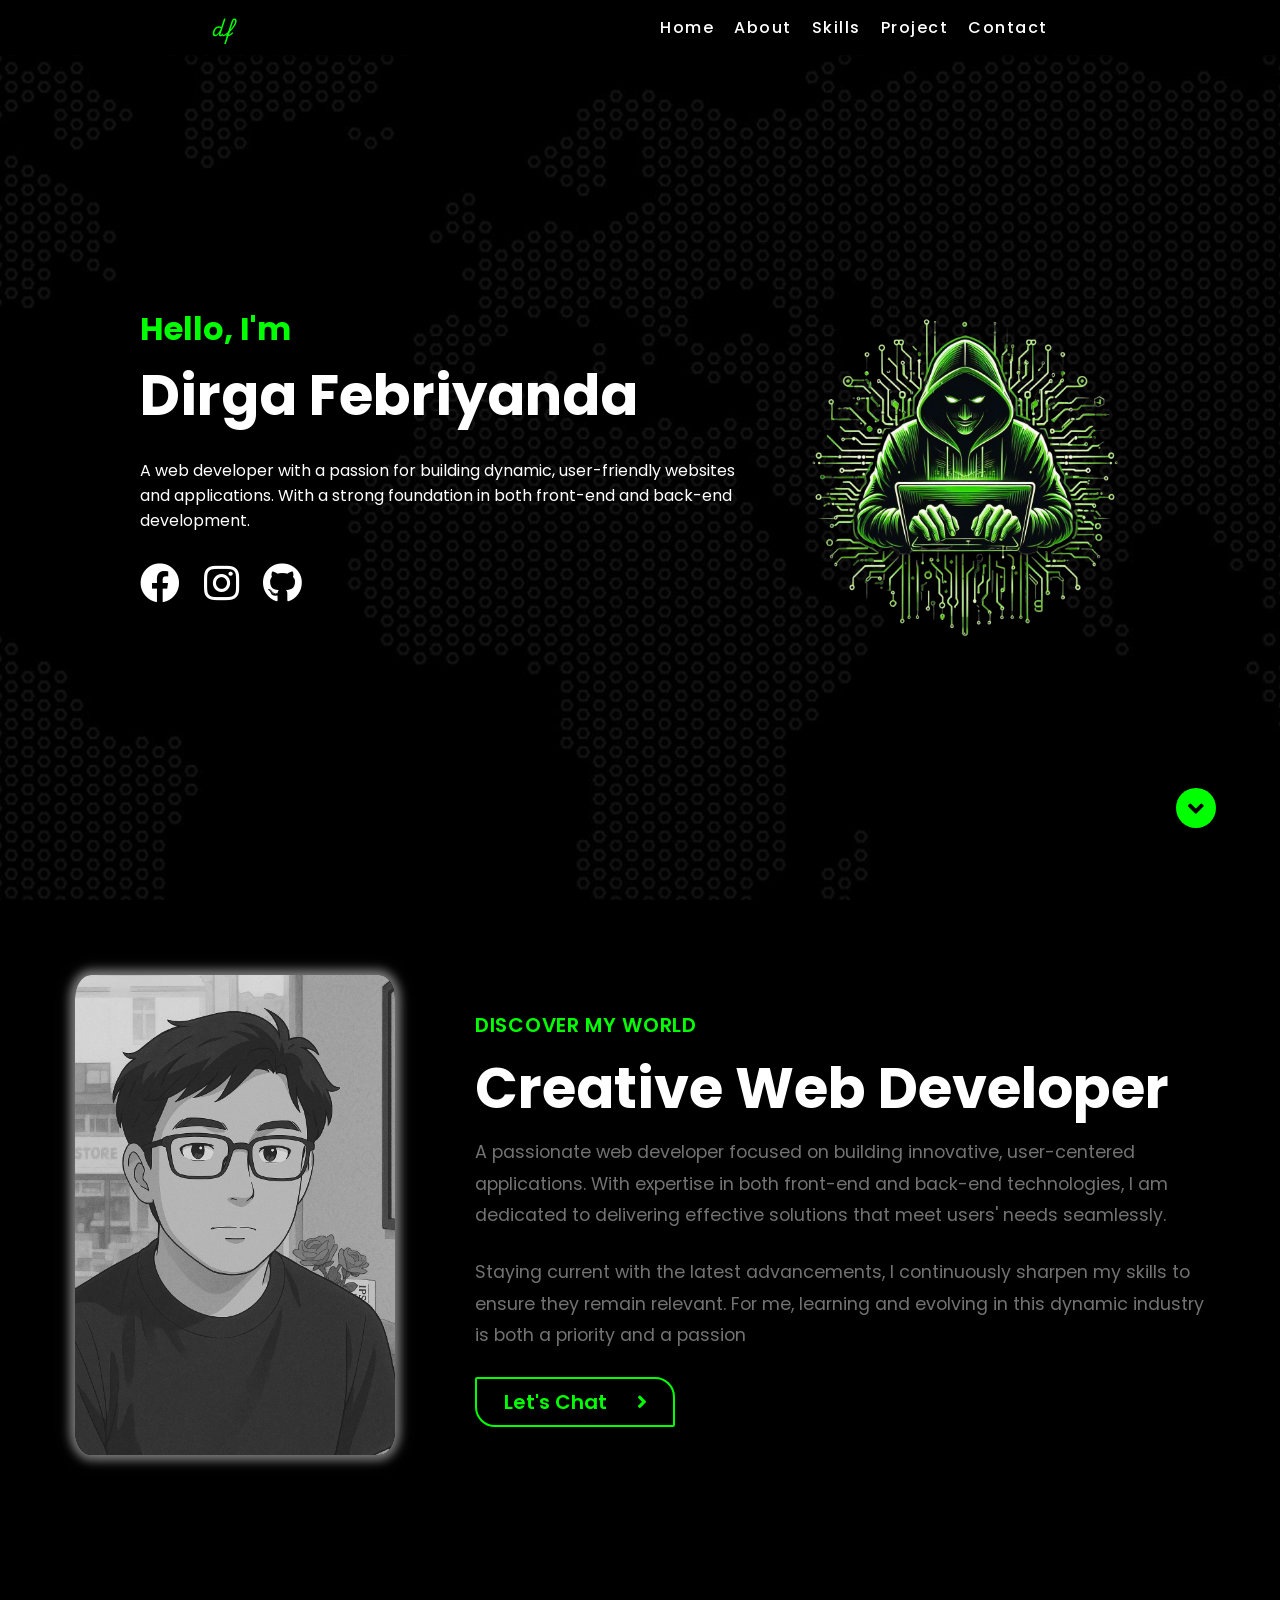
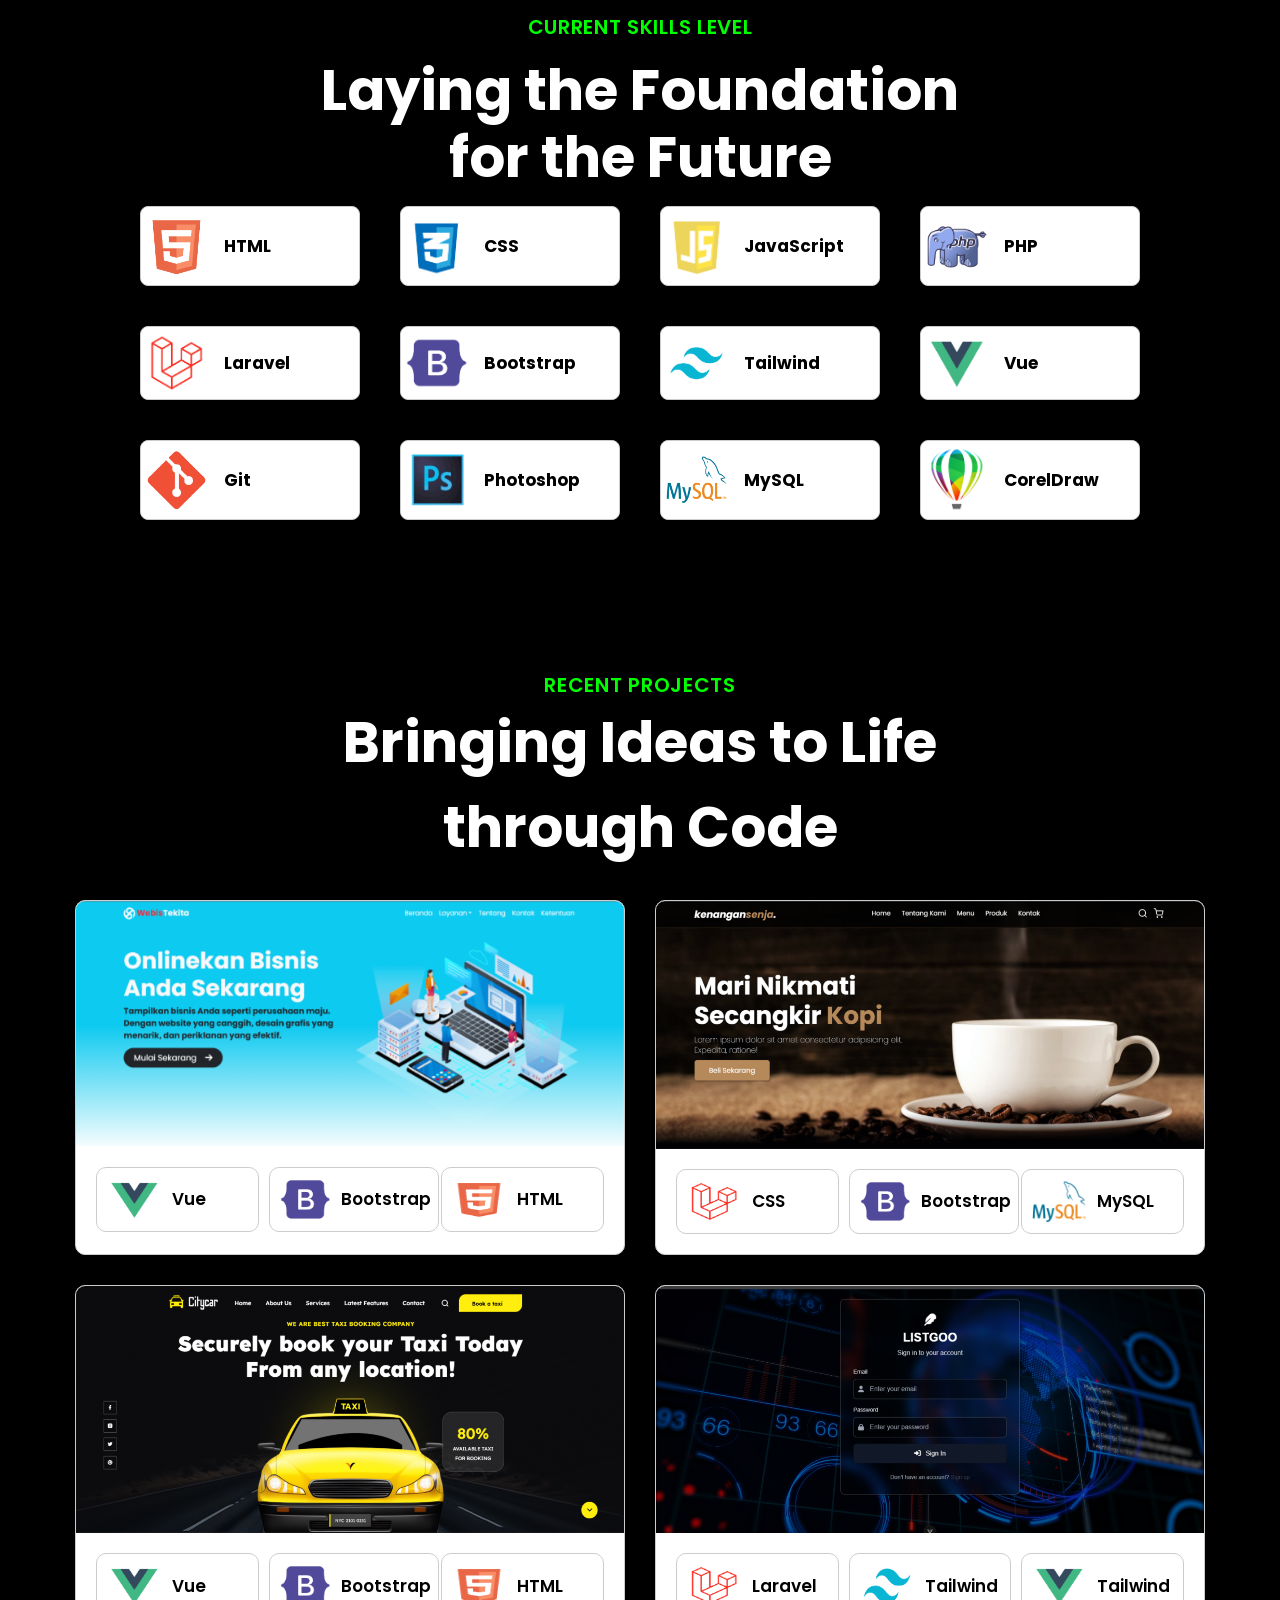
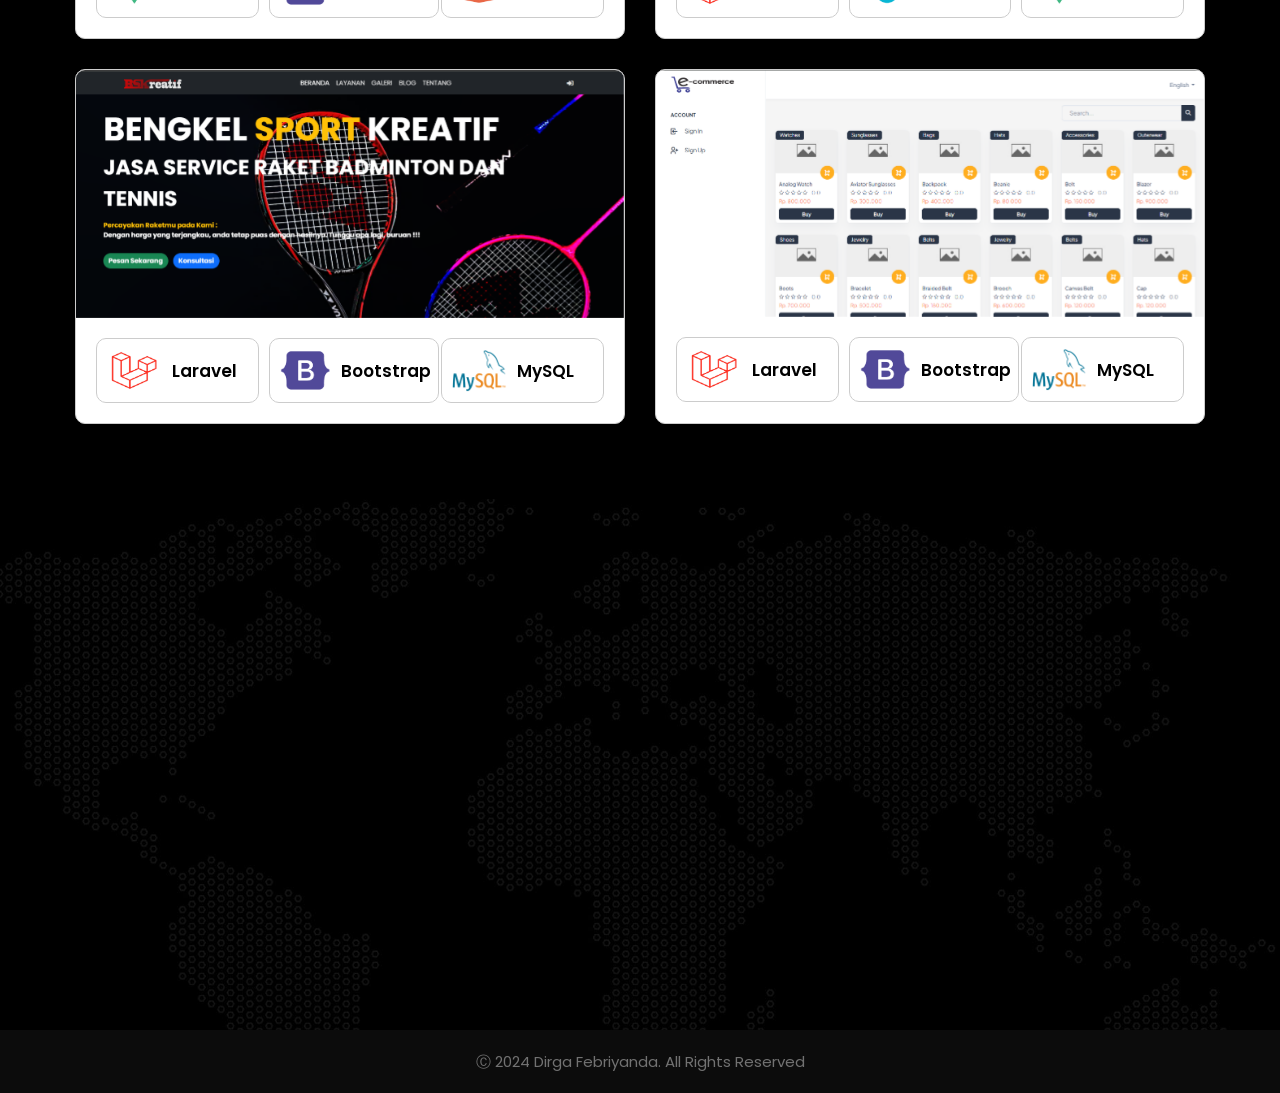
<file: index.html>
<!DOCTYPE html>
<html lang="en">
  <head>
    <meta charset="UTF-8" />
    <meta
      name="google-site-verification"
      content="cxWecpb7HMHN7zcI5NgiFEyb_7zMbKMiqfat6174_l4"
    />
    <meta name="viewport" content="width=device-width, initial-scale=1.0" />
    <title>Dirga Febriyanda - Web Developer</title>

    <!-- Meta Description -->
    <meta
      name="description"
      content="Dirga Febriyanda is a passionate web developer specializing in creating innovative, user-centered applications using the latest technologies. Contact for web development projects and collaborations."
    />

    <!-- Meta Keywords -->
    <meta
      name="keywords"
      content="web developer, front-end development, back-end development, web design, Dirga Febriyanda, full-stack developer, creative web solutions, innovative web applications"
    />

    <!-- Meta Author -->
    <meta name="author" content="Dirga Febriyanda" />

    <!-- Open Graph Meta Tags for Social Media -->
    <meta property="og:title" content="Dirga Febriyanda - Web Developer" />
    <meta
      property="og:description"
      content="Discover the portfolio and services of Dirga Febriyanda, a creative web developer specializing in user-friendly, innovative web applications."
    />
    <meta
      property="og:image"
      content="https://dirgafebriyanda.github.io/assets/img/homea.png"
    />
    <meta property="og:url" content="https://dirgafebriyanda.github.io/" />

    <!-- Twitter Card Meta Tags -->
    <meta name="twitter:card" content="summary_large_image" />
    <meta name="twitter:title" content="Dirga Febriyanda - Web Developer" />
    <meta
      name="twitter:description"
      content="Explore the work of Dirga Febriyanda, a creative web developer offering cutting-edge web development services."
    />
    <meta
      name="twitter:image"
      content="https://dirgafebriyanda.github.io/assets/img/homea.png"
    />
    <link rel="icon" href="assets/img/homea.png" type="image/x-icon" />
    <link rel="shortcut icon" href="assets/img/homea.png" type="image/x-icon" />
    <!-- My Own CSS -->
    <link rel="stylesheet" href="assets/css/style.css" />

    <!-- Swiper CSS -->
    <link
      rel="stylesheet"
      href="https://cdn.jsdelivr.net/npm/swiper@11/swiper-bundle.min.css"
    />

    <!-- AOS CSS -->
    <link rel="stylesheet" href="https://unpkg.com/aos@next/dist/aos.css" />

    <!-- Google Fonts -->
    <link rel="preconnect" href="https://fonts.googleapis.com" />
    <link rel="preconnect" href="https://fonts.gstatic.com" crossorigin />
    <link
      href="https://fonts.googleapis.com/css2?family=Poppins:ital,wght@0,100;0,200;0,300;0,400;0,500;0,600;0,700;0,800;0,900;1,100;1,200;1,300;1,400;1,500;1,600;1,700;1,800;1,900&display=swap"
      rel="stylesheet"
    />

    <!-- Google Fonts -->
    <link rel="preconnect" href="https://fonts.googleapis.com" />
    <link rel="preconnect" href="https://fonts.gstatic.com" crossorigin />
    <link
      href="https://fonts.googleapis.com/css2?family=Playwrite+DE+LA:wght@100..400&display=swap"
      rel="stylesheet"
    />

    <!-- Font Awesome 5.15.4 -->
    <link
      rel="stylesheet"
      href="https://cdnjs.cloudflare.com/ajax/libs/font-awesome/5.15.4/css/all.min.css"
      crossorigin="anonymous"
      referrerpolicy="no-referrer"
    />
  </head>

  <body>
    <header>
      <nav class="navbar">
        <h3 class="navbar-logo">
          <a href="#" translate="no">df</a>
        </h3>
        <div class="navbar-toggle">
          <span></span>
          <span></span>
          <span></span>
        </div>
        <ul class="navbar-list">
          <li><a href="#home" translate="no">Home</a></li>
          <li><a href="#about" translate="no">About</a></li>
          <li><a href="#skills" translate="no">Skills</a></li>
          <li><a href="#project" translate="no">Project</a></li>
          <li><a href="#contact" translate="no">Contact</a></li>
        </ul>
      </nav>
    </header>

    <main>
      <!-- home -->
      <section class="home" id="home" style="overflow: hidden">
        <div class="h-caption" data-aos="zoom-out">
          <h4>Hello, I'm</h4>
          <h2>Dirga Febriyanda</h2>
          <p>
            A web developer with a passion for building dynamic, user-friendly
            websites and applications. With a strong foundation in both
            front-end and back-end development.
          </p>
          <!-- <a href="#" class="h-btn"
            >Let's Chat <i class="fas fa-angle-right"></i
          ></a> -->

          <a
            href="https://www.facebook.com/dirga.febriyanda"
            target="_blank"
            class="h-social-media"
          >
            <i class="fab fa-facebook"></i>
          </a>
          <a
            href="https://www.instagram.com/dirgafebriyanda"
            target="_blank"
            class="h-social-media"
          >
            <i class="fab fa-instagram"></i>
          </a>
          <a
            href="https://github.com/dirgafebriyanda"
            target="_blank"
            class="h-social-media"
          >
            <i class="fab fa-github"></i>
          </a>
          <!-- <a
            href="assets/CV Dirga Febriyanda.pdf"
            class="h-social-media"
            onclick="return confirmDownload(event)"
          >
            <i class="fas fa-download"></i>
          </a> -->
        </div>
        <div class="j-img" data-aos="zoom-out">
          <img
            loading="lazy"
            src="assets/img/homea.png"
            alt="Dirga Febriyanda"
          />
        </div>
        <div class="arrow">
          <a href="#about"><i class="fas fa-angle-down"></i></a>
        </div>
      </section>

      <!-- about -->
      <section class="about" id="about" style="overflow: hidden">
        <div class="about-img" data-aos="flip-left">
          <img
            loading="lazy"
            src="assets/img/art1.png"
            alt="Dirga Febriyanda"
          />
        </div>
        <div class="about-text" data-aos="fade-left">
          <h4>Discover My World</h4>
          <h2 class="description">Creative Web Developer</h2>
          <p>
            A passionate web developer focused on building innovative,
            user-centered applications. With expertise in both front-end and
            back-end technologies, I am dedicated to delivering effective
            solutions that meet users' needs seamlessly.
          </p>
          <p>
            Staying current with the latest advancements, I continuously sharpen
            my skills to ensure they remain relevant. For me, learning and
            evolving in this dynamic industry is both a priority and a passion
          </p>
          <a href="https://wa.me/6282281170130" class="btn-about"
            >Let's Chat <i class="fas fa-angle-right"></i
          ></a>
        </div>
      </section>

      <!-- skills -->
      <section class="skills" id="skills" style="overflow: hidden">
        <div class="s-text" data-aos="zoom-out">
          <h4>Current Skills Level</h4>
          <h2>Laying the Foundation <br />for the Future</h2>
        </div>
        <div class="skill-set">
          <div class="skill-item" data-aos="fade-up" data-aos-delay="100">
            <img
              loading="lazy"
              src="assets/img/logo/html-logo.png"
              alt="HTML"
            />
            <span class="skill-level" translate="no">HTML</span>
          </div>
          <div class="skill-item" data-aos="fade-up" data-aos-delay="100">
            <img loading="lazy" src="assets/img/logo/css-logo.png" alt="CSS" />
            <span class="skill-level" translate="no">CSS</span>
          </div>
          <div class="skill-item" data-aos="fade-up" data-aos-delay="100">
            <img
              loading="lazy"
              src="assets/img/logo/js-logo.png"
              alt="JavaScript"
            />
            <span class="skill-level" translate="no">JavaScript</span>
          </div>
          <div class="skill-item" data-aos="fade-up" data-aos-delay="100">
            <img loading="lazy" src="assets/img/logo/php-logo.png" alt="PHP" />
            <span class="skill-level" translate="no">PHP</span>
          </div>
          <div class="skill-item" data-aos="fade-up" data-aos-delay="200">
            <img
              loading="lazy"
              src="assets/img/logo/laravel-logo.png"
              alt="Laravel"
            />
            <span class="skill-level" translate="no">Laravel</span>
          </div>
          <div class="skill-item" data-aos="fade-up" data-aos-delay="200">
            <img
              loading="lazy"
              src="assets/img/logo/bootstrap-logo.png"
              alt="Bootstrap"
            />
            <span class="skill-level" translate="no">Bootstrap</span>
          </div>
          <div class="skill-item" data-aos="fade-up" data-aos-delay="200">
            <img
              loading="lazy"
              src="assets/img/logo/tailwind-logo.png"
              alt="Tailwind CSS"
            />
            <span class="skill-level" translate="no">Tailwind </span>
          </div>
          <div class="skill-item" data-aos="fade-up" data-aos-delay="200">
            <img
              loading="lazy"
              src="assets/img/logo/vue-logo.png"
              alt="Vue.js"
            />
            <span class="skill-level" translate="no">Vue </span>
          </div>
          <div class="skill-item" data-aos="fade-up" data-aos-delay="300">
            <img loading="lazy" src="assets/img/logo/git-logo.png" alt="Git" />
            <span class="skill-level" translate="no">Git</span>
          </div>
          <div class="skill-item" data-aos="fade-up" data-aos-delay="300">
            <img
              loading="lazy"
              src="assets/img/logo/photoshop-logo.png"
              alt="Photoshop"
            />
            <span class="skill-level" translate="no">Photoshop</span>
          </div>
          <div class="skill-item" data-aos="fade-up" data-aos-delay="300">
            <img
              loading="lazy"
              src="assets/img/logo/mysql-logo.png"
              alt="Figma"
            />
            <span class="skill-level" translate="no">MySQL</span>
          </div>
          <div class="skill-item" data-aos="fade-up" data-aos-delay="300">
            <img
              loading="lazy"
              src="assets/img/logo/coreldraw-logo.png"
              alt="CorelDRAW"
            />
            <span class="skill-level" translate="no">CorelDraw </span>
          </div>
        </div>
      </section>

      <!-- project -->
      <section class="project" id="project" style="overflow: hidden">
        <div class="p-text" data-aos="zoom-out">
          <h4>Recent Projects</h4>
          <h2>
            Bringing Ideas to Life <br />
            through Code
          </h2>
          <div class="project-set">
            <!-- webistekita.my.id -->
            <a
              href="https://webistekita.my.id"
              class="project-item"
              data-aos="fade-left"
            >
              <!-- Swiper pertama -->
              <div class="swiper mySwiper1">
                <div class="swiper-wrapper">
                  <img
                    loading="lazy"
                    class="swiper-slide"
                    src="assets/img/project/l1.png"
                    alt="img 1"
                  />
                  <img
                    loading="lazy"
                    class="swiper-slide"
                    src="assets/img/project/l2.png"
                    alt="img 2"
                  />
                  <img
                    loading="lazy"
                    class="swiper-slide"
                    src="assets/img/project/l3.png"
                    alt="img 3"
                  />
                  <img
                    loading="lazy"
                    class="swiper-slide"
                    src="assets/img/project/l4.png"
                    alt="img 3"
                  />
                  <img
                    loading="lazy"
                    class="swiper-slide"
                    src="assets/img/project/l5.png"
                    alt="img 3"
                  />
                  <img
                    loading="lazy"
                    class="swiper-slide"
                    src="assets/img/project/l6.png"
                    alt="img 3"
                  />
                </div>
              </div>

              <!-- Swiper kedua -->
              <div class="project-logo">
                <div class="swiper mySwiper2">
                  <div class="swiper-wrapper">
                    <div class="swiper-slide">
                      <div class="p-tools">
                        <img
                          loading="lazy"
                          src="assets/img/logo/vue-logo.png"
                          alt="Vue"
                        />
                        <span class="p-tools-text" translate="no">Vue</span>
                      </div>
                    </div>
                    <div class="swiper-slide">
                      <div class="p-tools">
                        <img
                          loading="lazy"
                          src="assets/img/logo/bootstrap-logo.png"
                          alt="Bootstrap"
                        />
                        <span class="p-tools-text" translate="no"
                          >Bootstrap</span
                        >
                      </div>
                    </div>
                    <div class="swiper-slide">
                      <div class="p-tools">
                        <img
                          loading="lazy"
                          src="assets/img/logo/html-logo.png"
                          alt="HTML"
                        />
                        <span class="p-tools-text" translate="no">HTML</span>
                      </div>
                    </div>
                    <div class="swiper-slide">
                      <div class="p-tools">
                        <img
                          loading="lazy"
                          src="assets/img/logo/css-logo.png"
                          alt="Laravel"
                        />
                        <span class="p-tools-text" translate="no">CSS</span>
                      </div>
                    </div>
                    <div class="swiper-slide">
                      <div class="p-tools">
                        <img
                          loading="lazy"
                          src="assets/img/logo/js-logo.png"
                          alt="JavaScipt"
                        />
                        <span class="p-tools-text" translate="no"
                          >JavaScipt</span
                        >
                      </div>
                    </div>
                  </div>
                </div>
              </div>
            </a>

            <!-- Kopi Kenangan -->
            <a
              href="https://dirgafebriyanda.github.io/LP-CoffeeShop"
              class="project-item"
              data-aos="fade-right"
            >
              <!-- Swiper pertama -->
              <div class="swiper mySwiper1">
                <div class="swiper-wrapper">
                  <img
                    loading="lazy"
                    class="swiper-slide"
                    src="assets/img/project/k1.png"
                    alt="img 1"
                  />
                  <img
                    loading="lazy"
                    class="swiper-slide"
                    src="assets/img/project/k2.png"
                    alt="img 2"
                  />
                  <img
                    loading="lazy"
                    class="swiper-slide"
                    src="assets/img/project/k3.png"
                    alt="img 3"
                  />
                  <img
                    loading="lazy"
                    class="swiper-slide"
                    src="assets/img/project/k4.png"
                    alt="img 4"
                  />
                  <img
                    loading="lazy"
                    class="swiper-slide"
                    src="assets/img/project/k5.png"
                    alt="img 5"
                  />
                </div>
              </div>

              <!-- Swiper kedua -->
              <div class="project-logo">
                <div class="swiper mySwiper2">
                  <div class="swiper-wrapper">
                    <div class="swiper-slide">
                      <div class="p-tools">
                        <img
                          loading="lazy"
                          src="assets/img/logo/laravel-logo.png"
                          alt="Laravel"
                        />
                        <span class="p-tools-text" translate="no">CSS</span>
                      </div>
                    </div>
                    <div class="swiper-slide">
                      <div class="p-tools">
                        <img
                          loading="lazy"
                          src="assets/img/logo/bootstrap-logo.png"
                          alt="Bootstrap"
                        />
                        <span class="p-tools-text" translate="no"
                          >Bootstrap</span
                        >
                      </div>
                    </div>
                    <div class="swiper-slide">
                      <div class="p-tools">
                        <img
                          loading="lazy"
                          src="assets/img/logo/mysql-logo.png"
                          alt="MySQL"
                        />
                        <span class="p-tools-text" translate="no">MySQL</span>
                      </div>
                    </div>
                    <div class="swiper-slide">
                      <div class="p-tools">
                        <img
                          loading="lazy"
                          src="assets/img/logo/html-logo.png"
                          alt="HTML"
                        />
                        <span class="p-tools-text" translate="no">HTML</span>
                      </div>
                    </div>
                    <div class="swiper-slide">
                      <div class="p-tools">
                        <img
                          loading="lazy"
                          src="assets/img/logo/css-logo.png"
                          alt="Laravel"
                        />
                        <span class="p-tools-text" translate="no">CSS</span>
                      </div>
                    </div>
                    <div class="swiper-slide">
                      <div class="p-tools">
                        <img
                          loading="lazy"
                          src="assets/img/logo/js-logo.png"
                          alt="JavaScipt"
                        />
                        <span class="p-tools-text" translate="no"
                          >JavaScipt</span
                        >
                      </div>
                    </div>
                    <div class="swiper-slide">
                      <div class="p-tools">
                        <img
                          loading="lazy"
                          src="assets/img/logo/php-logo.png"
                          alt="JavaScipt"
                        />
                        <span class="p-tools-text" translate="no">PHP</span>
                      </div>
                    </div>
                  </div>
                </div>
              </div>
            </a>

            <!-- taxi -->
            <a
              href="https://dirgafebriyanda.github.io/LP-Taxi/"
              class="project-item"
              data-aos="fade-left"
            >
              <!-- Swiper pertama -->
              <div class="swiper mySwiper1">
                <div class="swiper-wrapper">
                  <img
                    loading="lazy"
                    class="swiper-slide"
                    src="assets/img/project/t1.png"
                    alt="img 1"
                  />
                  <img
                    loading="lazy"
                    class="swiper-slide"
                    src="assets/img/project/t2.png"
                    alt="img 2"
                  />
                  <img
                    loading="lazy"
                    class="swiper-slide"
                    src="assets/img/project/t3.png"
                    alt="img 3"
                  />
                  <img
                    loading="lazy"
                    class="swiper-slide"
                    src="assets/img/project/t4.png"
                    alt="img 3"
                  />
                  <img
                    loading="lazy"
                    class="swiper-slide"
                    src="assets/img/project/t5.png"
                    alt="img 3"
                  />
                </div>
              </div>

              <!-- Swiper kedua -->
              <div class="project-logo">
                <div class="swiper mySwiper2">
                  <div class="swiper-wrapper">
                    <div class="swiper-slide">
                      <div class="p-tools">
                        <img
                          loading="lazy"
                          src="assets/img/logo/vue-logo.png"
                          alt="Vue"
                        />
                        <span class="p-tools-text" translate="no">Vue</span>
                      </div>
                    </div>
                    <div class="swiper-slide">
                      <div class="p-tools">
                        <img
                          loading="lazy"
                          src="assets/img/logo/bootstrap-logo.png"
                          alt="Bootstrap"
                        />
                        <span class="p-tools-text" translate="no"
                          >Bootstrap</span
                        >
                      </div>
                    </div>
                    <div class="swiper-slide">
                      <div class="p-tools">
                        <img
                          loading="lazy"
                          src="assets/img/logo/html-logo.png"
                          alt="HTML"
                        />
                        <span class="p-tools-text" translate="no">HTML</span>
                      </div>
                    </div>
                    <div class="swiper-slide">
                      <div class="p-tools">
                        <img
                          loading="lazy"
                          src="assets/img/logo/css-logo.png"
                          alt="Laravel"
                        />
                        <span class="p-tools-text" translate="no">CSS</span>
                      </div>
                    </div>
                    <div class="swiper-slide">
                      <div class="p-tools">
                        <img
                          loading="lazy"
                          src="assets/img/logo/js-logo.png"
                          alt="JavaScipt"
                        />
                        <span class="p-tools-text" translate="no"
                          >JavaScipt</span
                        >
                      </div>
                    </div>
                  </div>
                </div>
              </div>
            </a>

            <!-- ListGoo -->
            <a
              href="https://github.com/dirgafebriyanda"
              class="project-item"
              data-aos="fade-right"
            >
              <!-- Swiper pertama -->
              <div class="swiper mySwiper1">
                <div class="swiper-wrapper">
                  <img
                    loading="lazy"
                    class="swiper-slide"
                    src="assets/img/project/r1.png"
                    alt="img 1"
                  />
                  <img
                    loading="lazy"
                    class="swiper-slide"
                    src="assets/img/project/r2.png"
                    alt="img 2"
                  />
                  <img
                    loading="lazy"
                    class="swiper-slide"
                    src="assets/img/project/r3.png"
                    alt="img 3"
                  />
                  <img
                    loading="lazy"
                    class="swiper-slide"
                    src="assets/img/project/r4.png"
                    alt="img 4"
                  />
                  <img
                    loading="lazy"
                    class="swiper-slide"
                    src="assets/img/project/r5.png"
                    alt="img 4"
                  />
                </div>
              </div>

              <!-- Swiper kedua -->
              <div class="project-logo">
                <div class="swiper mySwiper2">
                  <div class="swiper-wrapper">
                    <div class="swiper-slide">
                      <div class="p-tools">
                        <img
                          loading="lazy"
                          src="assets/img/logo/laravel-logo.png"
                          alt="Laravel"
                        />
                        <span class="p-tools-text" translate="no">Laravel</span>
                      </div>
                    </div>
                    <div class="swiper-slide">
                      <div class="p-tools">
                        <img
                          loading="lazy"
                          src="assets/img/logo/tailwind-logo.png"
                          alt="Bootstrap"
                        />
                        <span class="p-tools-text" translate="no"
                          >Tailwind</span
                        >
                      </div>
                    </div>
                    <div class="swiper-slide">
                      <div class="p-tools">
                        <img
                          loading="lazy"
                          src="assets/img/logo/vue-logo.png"
                          alt="Bootstrap"
                        />
                        <span class="p-tools-text" translate="no"
                          >Tailwind</span
                        >
                      </div>
                    </div>
                    <div class="swiper-slide">
                      <div class="p-tools">
                        <img
                          loading="lazy"
                          src="assets/img/logo/mysql-logo.png"
                          alt="MySQL"
                        />
                        <span class="p-tools-text" translate="no">MySQL</span>
                      </div>
                    </div>
                    <div class="swiper-slide">
                      <div class="p-tools">
                        <img
                          loading="lazy"
                          src="assets/img/logo/html-logo.png"
                          alt="HTML"
                        />
                        <span class="p-tools-text" translate="no">HTML</span>
                      </div>
                    </div>
                    <div class="swiper-slide">
                      <div class="p-tools">
                        <img
                          loading="lazy"
                          src="assets/img/logo/css-logo.png"
                          alt="Laravel"
                        />
                        <span class="p-tools-text" translate="no">CSS</span>
                      </div>
                    </div>
                    <div class="swiper-slide">
                      <div class="p-tools">
                        <img
                          loading="lazy"
                          src="assets/img/logo/js-logo.png"
                          alt="JavaScipt"
                        />
                        <span class="p-tools-text" translate="no"
                          >JavaScipt</span
                        >
                      </div>
                    </div>
                    <div class="swiper-slide">
                      <div class="p-tools">
                        <img
                          loading="lazy"
                          src="assets/img/logo/php-logo.png"
                          alt="JavaScipt"
                        />
                        <span class="p-tools-text" translate="no">PHP</span>
                      </div>
                    </div>
                  </div>
                </div>
              </div>
            </a>

            <!-- Sistem-Informasi-Manajemen -->
            <a
              href="https://github.com/dirgafebriyanda/Sistem-Informasi-Manajemen"
              class="project-item"
              data-aos="fade-right"
            >
              <!-- Swiper pertama -->
              <div class="swiper mySwiper1">
                <div class="swiper-wrapper">
                  <img
                    loading="lazy"
                    class="swiper-slide"
                    src="assets/img/project/b1.png"
                    alt="img 1"
                  />
                  <img
                    loading="lazy"
                    class="swiper-slide"
                    src="assets/img/project/b2.png"
                    alt="img 2"
                  />
                  <img
                    loading="lazy"
                    class="swiper-slide"
                    src="assets/img/project/b3.png"
                    alt="img 3"
                  />
                  <img
                    loading="lazy"
                    class="swiper-slide"
                    src="assets/img/project/b4.png"
                    alt="img 4"
                  />
                </div>
              </div>

              <!-- Swiper kedua -->
              <div class="project-logo">
                <div class="swiper mySwiper2">
                  <div class="swiper-wrapper">
                    <div class="swiper-slide">
                      <div class="p-tools">
                        <img
                          loading="lazy"
                          src="assets/img/logo/laravel-logo.png"
                          alt="Laravel"
                        />
                        <span class="p-tools-text" translate="no">Laravel</span>
                      </div>
                    </div>
                    <div class="swiper-slide">
                      <div class="p-tools">
                        <img
                          loading="lazy"
                          src="assets/img/logo/bootstrap-logo.png"
                          alt="Bootstrap"
                        />
                        <span class="p-tools-text" translate="no"
                          >Bootstrap</span
                        >
                      </div>
                    </div>
                    <div class="swiper-slide">
                      <div class="p-tools">
                        <img
                          loading="lazy"
                          src="assets/img/logo/mysql-logo.png"
                          alt="MySQL"
                        />
                        <span class="p-tools-text" translate="no">MySQL</span>
                      </div>
                    </div>
                    <div class="swiper-slide">
                      <div class="p-tools">
                        <img
                          loading="lazy"
                          src="assets/img/logo/html-logo.png"
                          alt="HTML"
                        />
                        <span class="p-tools-text" translate="no">HTML</span>
                      </div>
                    </div>
                    <div class="swiper-slide">
                      <div class="p-tools">
                        <img
                          loading="lazy"
                          src="assets/img/logo/css-logo.png"
                          alt="Laravel"
                        />
                        <span class="p-tools-text" translate="no">CSS</span>
                      </div>
                    </div>
                    <div class="swiper-slide">
                      <div class="p-tools">
                        <img
                          loading="lazy"
                          src="assets/img/logo/js-logo.png"
                          alt="JavaScipt"
                        />
                        <span class="p-tools-text" translate="no"
                          >JavaScipt</span
                        >
                      </div>
                    </div>
                    <div class="swiper-slide">
                      <div class="p-tools">
                        <img
                          loading="lazy"
                          src="assets/img/logo/php-logo.png"
                          alt="JavaScipt"
                        />
                        <span class="p-tools-text" translate="no">PHP</span>
                      </div>
                    </div>
                  </div>
                </div>
              </div>
            </a>

            <!-- E-Commerce -->
            <a
              href="https://github.com/dirgafebriyanda/E-Commerce"
              class="project-item"
              data-aos="fade-left"
            >
              <!-- Swiper pertama -->
              <div class="swiper mySwiper1">
                <div class="swiper-wrapper">
                  <img
                    loading="lazy"
                    class="swiper-slide"
                    src="assets/img/project/e1.png"
                    alt="img 1"
                  />
                  <img
                    loading="lazy"
                    class="swiper-slide"
                    src="assets/img/project/e2.png"
                    alt="img 2"
                  />
                  <img
                    loading="lazy"
                    class="swiper-slide"
                    src="assets/img/project/e3.png"
                    alt="img 3"
                  />
                  <img
                    loading="lazy"
                    class="swiper-slide"
                    src="assets/img/project/e4.png"
                    alt="img 3"
                  />
                  <img
                    loading="lazy"
                    class="swiper-slide"
                    src="assets/img/project/e5.png"
                    alt="img 3"
                  />
                  <img
                    loading="lazy"
                    class="swiper-slide"
                    src="assets/img/project/e6.png"
                    alt="img 3"
                  />
                </div>
              </div>

              <!-- Swiper kedua -->
              <div class="project-logo">
                <div class="swiper mySwiper2">
                  <div class="swiper-wrapper">
                    <div class="swiper-slide">
                      <div class="p-tools">
                        <img
                          loading="lazy"
                          src="assets/img/logo/laravel-logo.png"
                          alt="Laravel"
                        />
                        <span class="p-tools-text" translate="no">Laravel</span>
                      </div>
                    </div>
                    <div class="swiper-slide">
                      <div class="p-tools">
                        <img
                          loading="lazy"
                          src="assets/img/logo/bootstrap-logo.png"
                          alt="Bootstrap"
                        />
                        <span class="p-tools-text" translate="no"
                          >Bootstrap</span
                        >
                      </div>
                    </div>
                    <div class="swiper-slide">
                      <div class="p-tools">
                        <img
                          loading="lazy"
                          src="assets/img/logo/mysql-logo.png"
                          alt="MySQL"
                        />
                        <span class="p-tools-text" translate="no">MySQL</span>
                      </div>
                    </div>
                    <div class="swiper-slide">
                      <div class="p-tools">
                        <img
                          loading="lazy"
                          src="assets/img/logo/html-logo.png"
                          alt="HTML"
                        />
                        <span class="p-tools-text" translate="no">HTML</span>
                      </div>
                    </div>
                    <div class="swiper-slide">
                      <div class="p-tools">
                        <img
                          loading="lazy"
                          src="assets/img/logo/css-logo.png"
                          alt="Laravel"
                        />
                        <span class="p-tools-text" translate="no">CSS</span>
                      </div>
                    </div>
                    <div class="swiper-slide">
                      <div class="p-tools">
                        <img
                          loading="lazy"
                          src="assets/img/logo/js-logo.png"
                          alt="JavaScipt"
                        />
                        <span class="p-tools-text" translate="no"
                          >JavaScipt</span
                        >
                      </div>
                    </div>
                    <div class="swiper-slide">
                      <div class="p-tools">
                        <img
                          loading="lazy"
                          src="assets/img/logo/php-logo.png"
                          alt="JavaScipt"
                        />
                        <span class="p-tools-text" translate="no">PHP</span>
                      </div>
                    </div>
                  </div>
                </div>
              </div>
            </a>
          </div>
        </div>
      </section>

      <!-- contact -->
      <section class="contact" id="contact" style="overflow: hidden">
        <div class="contact-box" data-aos="fade-right">
          <h4>Start Collaborating Now</h4>
          <br />
          <form id="contactForm">
            <input
              type="text"
              id="name"
              name="name"
              placeholder="Enter your name"
              required
            />

            <input
              type="email"
              id="email"
              name="email"
              placeholder="Enter the email"
              required
            />

            <textarea
              id="message"
              name="message"
              placeholder="Write your message"
              required
            ></textarea>

            <button type="submit">Send Message</button>
          </form>
        </div>
        <div class="contact-box" data-aos="fade-left">
          <h4>Ready to Collaborate</h4>
          <h2>Let's Work Together</h2>
          <p>
            I am open to collaborating and bringing innovative ideas to life.
            Whether it's through creative projects, business ventures, or mutual
            growth, I'm always eager to work with like-minded individuals and
            teams. If you have a project or an opportunity in mind, don't
            hesitate to reach out. Together, we can achieve great things and
            make an impact. Collaboration is the key to success, and I believe
            that every partnership brings something unique to the table. Let's
            combine our strengths and skills for something remarkable.
          </p>
        </div>
      </section>
    </main>

    <footer>
      <div class="copyright">
        <div class="end-text1">
          <p>Ⓒ 2024 Dirga Febriyanda. All Rights Reserved</p>
        </div>
      </div>
    </footer>

    <!-- Tombol Back to Top -->
    <div class="back-to-top">
      <i class="fas fa-angle-up"></i>
    </div>

    <!-- My Own JS -->
    <script src="assets/js/script.js"></script>

    <script>
      document
        .getElementById("contactForm")
        .addEventListener("submit", function (event) {
          event.preventDefault();

          var name = document.getElementById("name").value;
          var email = document.getElementById("email").value;
          var message = document.getElementById("message").value;

          var mailtoLink =
            "mailto:dirgafebriyanda12@gmail.com" +
            "?email=" +
            encodeURIComponent("Form Submission - " + name) +
            "&body=" +
            encodeURIComponent(
              "Name: " +
                name +
                "\n\n" +
                "email: " +
                email +
                "\n\n" +
                "Message: " +
                message
            );

          window.location.href = mailtoLink;
        });
    </script>

    <!-- <script>
    function confirmDownload(event) {
      const userConfirmed = confirm(
        "Are you sure you want to download the CV?"
      );

      if (!userConfirmed) {
        event.preventDefault();
      }
      return userConfirmed;
    }
  </script> -->

    <!-- Swiper JS-->
    <script src="https://cdn.jsdelivr.net/npm/swiper@11/swiper-bundle.min.js"></script>
    <script>
      const swiper1 = new Swiper(".mySwiper1", {
        slidesPerView: 1,
        loop: true,
        spaceBetween: 10,
        autoplay: {
          delay: 5000,
          disableOnInteraction: false,
        },
      });

      const swiper2 = new Swiper(".mySwiper2", {
        slidesPerView: 3,
        spaceBetween: 10,
        loop: true,
        autoplay: {
          delay: 2500,
          disableOnInteraction: false,
        },
      });
    </script>

    <!-- AOS JS-->
    <script src="https://unpkg.com/aos@next/dist/aos.js"></script>
    <script>
      AOS.init({
        duration: 1200,
        once: true,
      });
    </script>
  </body>
</html>
</file>
<file: assets/css/style.css>
* {
  padding: 0;
  margin: 0;
  box-sizing: border-box;
  list-style: none;
  text-decoration: none;
  scroll-behavior: smooth;
  font-family: "Poppins", sans-serif;
}

:root {
  --h2-font: 3.5rem;
  --p-font: 1.1rem;
  --bg-color: #ffffff;
  --text-color: #000000;
  --main-color: rgb(0, 255, 0);
  --other-color: #727272;
}

/* navbar */
.navbar {
  display: flex;
  justify-content: space-around;
  align-items: center;
  background: var(--text-color);
  height: 55px;
  position: fixed;
  width: 100%;
  top: 0;
  z-index: 1000;
  box-shadow: 3px 3px 5px rgba(0, 0, 0, 0.6);
}
.navbar-logo a {
  font-family: "Playwrite DE LA", sans-serif;
  font-weight: bold;
  color: var(--main-color);
  letter-spacing: 2px;
}
.navbar-list {
  display: flex;
  list-style: none;
}
.navbar-list a {
  margin-right: 20px;
  color: var(--bg-color);
  position: relative;
  font-weight: 500;
  overflow: hidden;
  padding-bottom: 4px;
  letter-spacing: 1.5px;
  transition: all 0.7s ease;
}
.navbar-list a::before {
  content: "";
  position: absolute;
  left: 0;
  bottom: 0;
  width: 100%;
  background: var(--main-color);
  height: 2px;
  transform: scaleX(0);
  transition: all 0.7s ease;
}
.navbar-list a:hover {
  color: var(--main-color);
  transform: scale(1);
}
.navbar-list a:hover::before {
  transform: scaleX(1);
}
.navbar-list a.active::before {
  transform: scaleX(1);
}
.navbar-list a.active {
  color: var(--main-color);
}
.navbar-toggle {
  display: none;
  flex-direction: column;
  cursor: pointer;
  margin-right: 20px;
}
.navbar-toggle span {
  width: 25px;
  height: 2px;
  border-radius: 5px;
  background: var(--bg-color);
  display: block;
  margin: 3px 0;
  transition: transform 0.3s ease, background-color 0.3s ease, opacity 0.3s ease;
}
.navbar-toggle.active span:nth-child(1) {
  transform: rotate(45deg) translate(5px, 6px);
  background: var(--main-color);
}
.navbar-toggle.active span:nth-child(2) {
  opacity: 0;
}
.navbar-toggle.active span:nth-child(3) {
  transform: rotate(-45deg) translate(5px, -6px);
  background: var(--main-color);
}

/* home */
.home {
  display: flex;
  align-items: center;
  justify-content: center;
  padding-top: 60px;
  height: 100vh;
  background: var(--text-color);
  color: var(--bg-color);
  background-image: url(../img/c.jpg);
  background-size: cover;
  background-position: center;
}
.h-caption {
  margin: 0 0 50px 50px;
  max-width: 600px;
}
.h-caption h4 {
  color: var(--main-color);
  font-size: 2rem;
  color: var(--main-color);
}
.h-caption h2 {
  padding-bottom: 20px;
  font-size: var(--h2-font);
}
@keyframes flicker {
  0% {
    filter: brightness(100%);
  }
  50% {
    filter: brightness(200%);
  }
  100% {
    filter: brightness(100%);
  }
}

.home img { 
  margin: 50px;
  max-width: 350px;
  animation: flicker 2s infinite; /* Efek flicker dengan durasi 1 detik dan berulang terus-menerus */
  transition: filter 2s ease; /* Menambahkan transisi halus untuk filter */
}
.arrow {
  position: absolute;
  bottom: 8%;
  right: 5%;
}
.arrow i {
  display: inline-flex;
  align-items: center;
  justify-content: center;
  height: 40px;
  width: 40px;
  background: var(--main-color);
  color: var(--text-color);
  border-radius: 50%;
  font-size: 25px;
  transition: color 0.7s ease, transform 0.7s ease;
}
.arrow i:hover {
  background: transparent;
  border: var(--main-color) solid 2px;
  color: var(--main-color);
  transform: translateY(-4px);
}
.h-social-media {
  margin-top: 30px;
  display: inline-flex;
  color: var(--bg-color);
  padding-right: 20px;
  font-size: 40px;
  transition: all 0.7s ease;
}
.h-social-media:hover {
  color: var(--main-color);
  transform: translateY(-4px);
}

/* about */
.about {
  display: flex;
  align-items: center;
  justify-content: space-between;
  padding: 75px;
  gap: 5rem;
  background: var(--text-color);
}
.about-img {
  flex-shrink: 0;
}
.about-img img {
  box-shadow: 0 0 10px 5px rgba(0, 255, 0, 0.6), 0 0 20px rgba(0, 255, 0, 0.3);
  border-radius: 5%;
  max-width: 320px;
  width: 100%;
  height: auto;
  object-fit: contain;
  filter: grayscale(100%);
  transition: filter 0.7s ease;
}
.about-img img:hover {
  filter: grayscale(0%);
}
.about-text {
  flex: 1;
}
.about-text h2 {
  font-size: var(--h2-font);
  font-weight: 700;
  line-height: 1.2;
  margin: 15px 0;
  color: var(--bg-color);
}
.about-text h4 {
  color: var(--main-color);
  font-size: 20px;
  font-weight: 600;
  text-transform: uppercase;
  letter-spacing: 0.7px;
}
.about-text p {
  font-size: var(--p-font);
  font-weight: 400;
  line-height: 1.8;
  color: var(--other-color);
  margin-bottom: 25px;
}
.btn-about {
  display: inline-flex;
  align-items: center;
  justify-content: center;
  height: 50px;
  width: 200px;
  background: transparent;
  color: var(--main-color);
  border-radius: 2px 20px 2px 20px;
  font-size: 20px;
  border: var(--main-color) solid 2px;
  font-weight: 600;
  text-align: center;
  transition: all 0.7s ease;
}
.btn-about:hover {
  color: var(--bg-color);
  background: var(--main-color);
  transform: translateY(-4px);
  box-shadow: 3px 3px 6px rgb(0, 0, 0, 0.5);
}
.btn-about i {
  padding-left: 30px;
}

/* skills */
.skills {
  padding: 75px;
  text-align: center;
  background: var(--text-color);
}
.s-text h2 {
  font-size: var(--h2-font);
  font-weight: 700;
  line-height: 1.2;
  margin: 15px 0;
  color: var(--bg-color);
}
.s-text h4 {
  color: var(--main-color);
  font-size: 20px;
  font-weight: 600;
  text-transform: uppercase;
  letter-spacing: 0.7px;
}
.skill-set {
  display: flex;
  flex-wrap: wrap;
  gap: 2.5rem;
  justify-content: center;
}
.skill-item {
  background: var(--bg-color);
  display: flex;
  align-items: center;
  flex-basis: calc(25% - 1.5rem);
  max-width: 220px;
  max-height: 80px;
  padding: 5px;
  border-radius: 8px;
  border: 1px solid #ccc;
}
.skill-item img {
  width: 30%;
  height: auto;
  margin-right: 1rem;
}
.skill-level {
  font-weight: bold;
  color: var(--text-color);
  text-align: start;
  font-size: 17px;
  cursor: default;
}
.level {
  color: var(--other-color);
  font-weight: 400;
}

/* project */
.project {
  padding: 75px;
  background: var(--text-color);
}
.p-text h4 {
  color: var(--main-color);
  font-size: 20px;
  font-weight: 600;
  text-transform: uppercase;
  letter-spacing: 0.7px;
  text-align: center;
}
.p-text h2 {
  text-align: center;
  font-size: var(--h2-font);
  font-weight: bold;
  color: var(--bg-color);
  margin-bottom: 30px;
}
.project-set {
  display: grid;
  grid-template-columns: repeat(2, 1fr);
  gap: 30px;
}
.project-item {
  overflow: hidden;
  border: 1px solid #ccc;
  border-radius: 10px;
  height: auto;
  background: var(--bg-color);
}
.project-item img {
  width: 100%;
  height: 100%;
}
.project-text{
  padding-top: 10px;
  color: var(--text-color);
}
.project-logo {
  padding: 20px;
  gap: 20px;
}
.swiper-slide{
  align-items: center !important;
  display: flex !important;
}
.p-tools{
  width: 170px;
  height: 65px;
  align-items: center !important;
  padding: 10px;
  border: 1px solid #ccc;
  border-radius: 10px;
  display: flex !important;
}
.p-tools img{
  border: none;
  margin-right: 10px;
  width: 55px;
}
.p-tools span{
  font-size: 17px;
  font-weight: 600;
  color: var(--text-color);
}

/* contact */
.contact {
  display: grid;
  grid-template-columns: repeat(2, 1fr);
  justify-content: center;
  background: var(--text-color);
  background-image: url(../img/c.jpg);
  background-size: cover;
  background-position: center;
  padding: 75px;
}
.contact-box {
  display: flex;
  flex-direction: column;
}
.contact-box form {
  display: flex;
  flex-direction: column;
  gap: 20px;
  max-width: 500px;
}
.contact-box form input,
.contact-box form textarea {
  padding: 10px;
  border: #ccc solid 1px;
  border-radius: 20px;
  font-size: 16px;
  width: 100%;
}
.contact-box form button {
  background: transparent;
  color: var(--main-color);
  padding: 10px;
  border: var(--main-color) solid 1px;
  border-radius: 20px;
  cursor: pointer;
  font-size: 18px;
  font-weight: bold;
  transition: all 0.9s ease;
}
.contact-box form button:hover {
  color: var(--text-color);
  background: var(--main-color);
  transform: translatey(-4px);
}
.contact-box form textarea {
  min-height: 100px;
  resize: vertical;
}
.contact-box h2 {
  font-size: var(--h2-font);
  font-weight: 700;
  line-height: 1.2;
  margin: 15px 0;
  color: var(--bg-color);
}
.contact-box h4 {
  color: var(--main-color);
  font-size: 20px;
  font-weight: 600;
  text-transform: uppercase;
  letter-spacing: 0.7px;
}
.contact-box p {
  color: var(--other-color);
  font-size: var(--p-font);
  line-height: 1.6;
}

/* footer */
.copyright {
  display: flex;
  align-items: center;
  justify-content: center;
  gap: 20px;
  padding: 20px 17px 20px;
  background: #0c0c0c;
}
.end-text1 p {
  font-size: 15px;
  color: var(--other-color);
  cursor: default;
}
.end-text2 a {
  font-size: 17px;
  color: var(--other-color);
  transition: all 0.7s ease;
}
.end-text2 a:hover {
  color: white;
}

/*Back to Top */
.back-to-top {
  position: fixed;
  bottom: 8%;
  right: 5%;
  z-index: 9998;
  opacity: 0; 
  visibility: hidden; 
  transition: opacity 0.3s ease, visibility 0.3s ease;
}
.back-to-top i {
  display: inline-flex;
  align-items: center;
  justify-content: center;
  height: 40px;
  width: 40px;
  background: var(--main-color);
  color: var(--text-color);
  border-radius: 50%;
  font-size: 25px;
  transition: color 0.7s ease, transform 0.7s ease;
}
.back-to-top i:hover {
  background: transparent;
  border: var(--main-color) solid 2px;
  color: var(--main-color);
  transform: translateY(-4px);
}

@media (max-width: 768px) {
  /* navbar */
  .navbar {
    justify-content: space-between;
    z-index: 9999;
  }
  .navbar-logo a {
    margin-left: 20px;
  }
  .navbar-list {
    flex-direction: column;
    position: absolute;
    top: 55px;
    right: 0;
    width: 100%;
    height: 100vh;
    background: var(--text-color);
    pointer-events: none;
    transform: translateX(100%);
    transition: all 0.7s ease;
  }
  .navbar-list.show {
    transform: translateX(0);
    pointer-events: auto;
  }
  .navbar-list li {
    padding-top: 15px;
    margin-left: 20px;
  }
  .navbar-toggle {
    display: flex;
    margin-right: 20px;
  }

  /* home */
  .home {
    flex-direction: column;
    display: flex;
  }
  .h-caption {
    order: 2;
    margin: 0 20px 30px 20px;
    text-align: center;
  }
  .h-caption h4 {
    color: var(--main-color);
    font-size: 1.5rem;
  }
  .h-caption h2 {
    font-size: 1.6rem;
  }
  .home img {
    margin: 0;
    order: 1;
    max-width: 100%;
    max-height: 250px;
  }
  .arrow {
    bottom: 4%;
    right: 4%;
  }
  .arrow i {
    height: 35px;
    width: 35px;
    font-size: 22px;
  }
  .h-social-media {
    font-size: 30px;
    margin-top: 20px;
    padding-right: 15px;
  }

  /* about */
  .about {
    flex-direction: column;
    padding: 75px 40px 75px 40px;
    gap: 2rem;
  }
  .about-img img {
    max-width: 100%;
  }
  .about-text {
    text-align: center;
  }
  .about-text h2 {
    font-size: 1.6rem;
  }
  .about-text h4 {
    color: var(--main-color);
    font-size: 1.4rem;
    margin-bottom: 10px;
  }
  .about-text p {
    font-size: 16px;
    line-height: 1.6;
    margin-bottom: 15px;
    text-align: justify;
  }
  .btn-about {
    width: 100%;
    padding: 15px;
    font-size: 18px;
    margin-top: 20px;
  }
  .btn-about i {
    padding-left: 15px;
  }

  /* skills */
  .skills {
    padding: 75px 20px;
  }
  .s-text h2 {
    text-align: center;
    font-size: 1.6rem;
  }
  .s-text h4 {
    color: var(--main-color);
    text-align: center;
    font-size: 1.4rem;
  }
  .skill-set {
    flex-direction: row;
    gap: 1.2rem;
    justify-content: center;
  }
  .skill-item {
    flex-basis: calc(50% - 1.5rem);
    max-width: 45%;
    max-height: 100px;
    padding: 10px;
  }
  .skill-item img {
    width: 25%;
    margin-right: 1rem;
  }
  .skill-level {
    font-weight: 400;
    font-size: 14px;
  }

  /* project */
  .project {
    padding: 75px 20px;
  }
  .p-text h4 {
    color: var(--main-color);
    font-size: 1.4rem;
  }
  .p-text h2 {
    font-size: 1.6rem; 
  }
  .project-set {
    grid-template-columns: 1fr;
  }
  .project-item img {
    transition: transform 0.6s ease-in-out; /
  }
  .p-tools {
    width: 90px; 
    height: 40px; 
    padding: 5px; 
    border-radius: 4px;
  }

  .p-tools img {
    width: 30px; 
    margin-right: 4px; 
  }

  .p-tools span {
    font-size: 9px; 
  }

  /* contact */
  .contact {
    display: flex;
    flex-direction: column;
    padding: 40px 20px;
  }
  .contact-box {
    width: 100%;
    align-items: center;
    padding: 20px;
    border-radius: 10px;
    box-shadow: 0 2px 10px rgb(0, 0, 0, 0.2);
  }
  .contact-box form {
    gap: 15px;
    width: 100%;
    max-width: none;
  }
  .contact-box h2 {
    font-size: 1.6rem;
    text-align: center;
  }
  .contact-box h4 {
    color: var(--main-color);
    font-size: 1.4rem;
    text-align: center;
  }
  .contact-box p {
    font-size: 14px;
    text-align: justify;
  }
  .contact-box form input,
  .contact-box form textarea {
    padding: 15px;
    font-size: 14px;
    border-radius: 10px;
  }
  .contact-box form button {
    padding: 12px;
    font-size: 16px;
    border-radius: 10px;
  }
  .contact-box form textarea {
    min-height: 150px;
  }

  /* footer */
  .copyright {
    flex-direction: column;
    padding: 15px 10px; 
    gap: 15px; 
  }
  .end-text1 p {
    font-size: 14px; 
    text-align: center;
  }
  .end-text2 a {
    font-size: 16px; 
    text-align: center;
  }

  /* back to top */
  .back-to-top {
    bottom: 4%;
    right: 4%;
  }
  .back-to-top i {
    height: 35px;
    width: 35px;
    font-size: 22px;
  }
}
</file>
